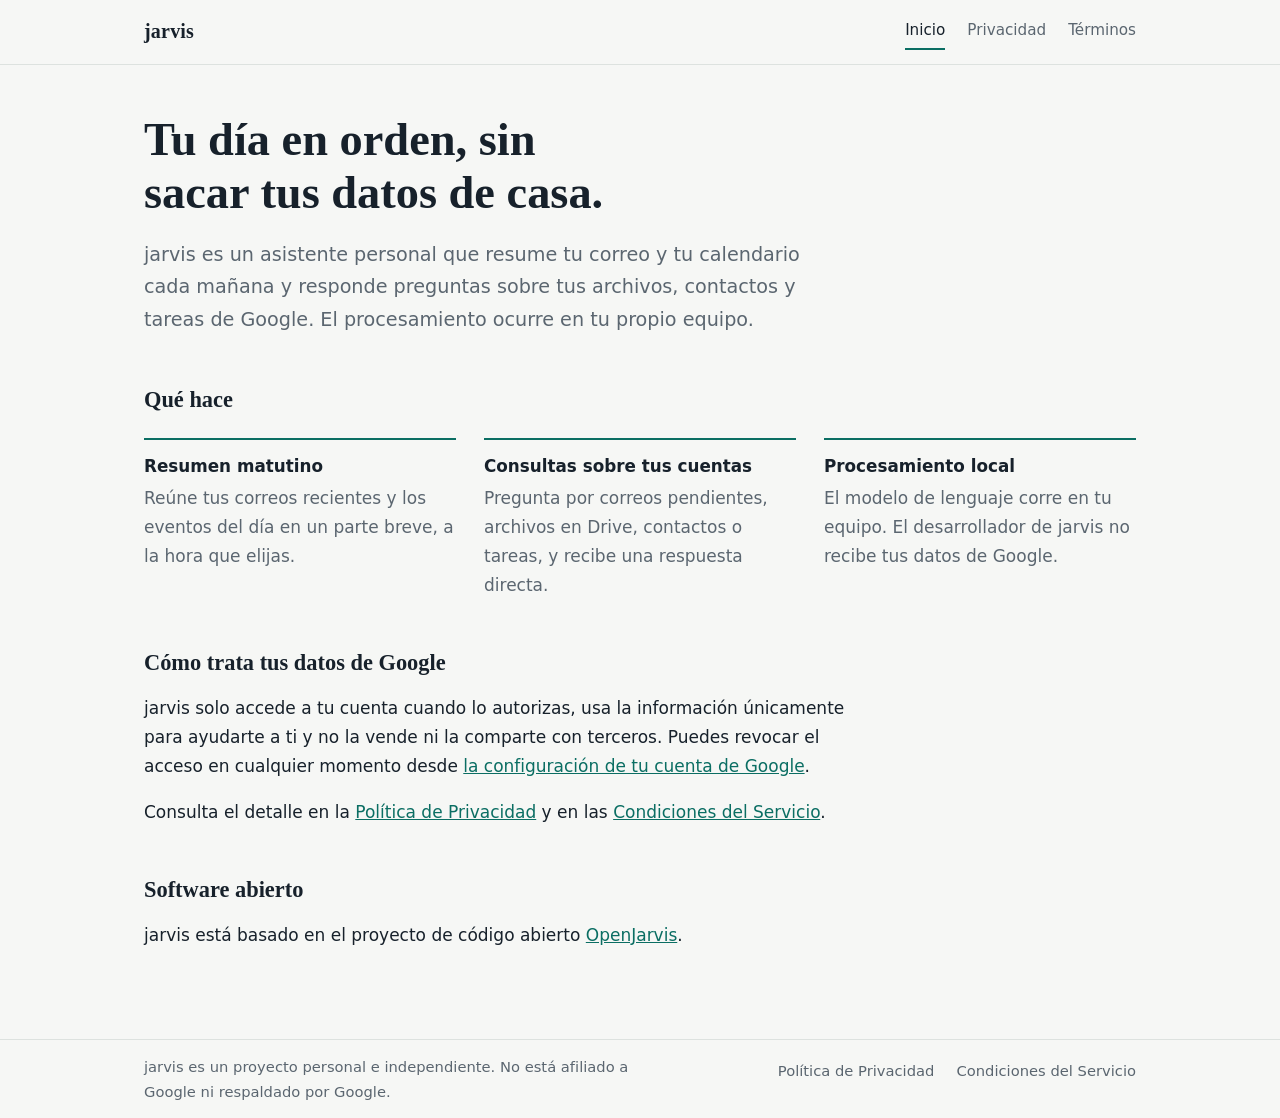
<file: index.html>
<!DOCTYPE html>
<html lang="es">
<head>
<meta charset="utf-8">
<meta name="viewport" content="width=device-width, initial-scale=1">
<title>jarvis · Asistente personal</title>
<meta name="description" content="jarvis es un asistente personal que resume tu día y responde sobre tu correo, calendario y archivos de Google, procesando todo en tu propio equipo.">
<link rel="stylesheet" href="style.css">
</head>
<body>
<header><div class="bar">
<a class="brand" href="index.html">jarvis</a>
<nav aria-label="Principal"><a href="index.html" aria-current="page">Inicio</a><a href="privacy.html">Privacidad</a><a href="terms.html">Términos</a></nav>
</div></header>
<main>
<h1>Tu día en orden, sin sacar tus datos de casa.</h1>
<p class="lead">jarvis es un asistente personal que resume tu correo y tu calendario cada mañana y responde preguntas sobre tus archivos, contactos y tareas de Google. El procesamiento ocurre en tu propio equipo.</p>

<h2>Qué hace</h2>
<div class="facts">
<div><h3>Resumen matutino</h3><p>Reúne tus correos recientes y los eventos del día en un parte breve, a la hora que elijas.</p></div>
<div><h3>Consultas sobre tus cuentas</h3><p>Pregunta por correos pendientes, archivos en Drive, contactos o tareas, y recibe una respuesta directa.</p></div>
<div><h3>Procesamiento local</h3><p>El modelo de lenguaje corre en tu equipo. El desarrollador de jarvis no recibe tus datos de Google.</p></div>
</div>

<h2>Cómo trata tus datos de Google</h2>
<p>jarvis solo accede a tu cuenta cuando lo autorizas, usa la información únicamente para ayudarte a ti y no la vende ni la comparte con terceros. Puedes revocar el acceso en cualquier momento desde <a href="https://myaccount.google.com/permissions">la configuración de tu cuenta de Google</a>.</p>
<p>Consulta el detalle en la <a href="privacy.html">Política de Privacidad</a> y en las <a href="terms.html">Condiciones del Servicio</a>.</p>

<h2>Software abierto</h2>
<p>jarvis está basado en el proyecto de código abierto <a href="https://github.com/open-jarvis/OpenJarvis">OpenJarvis</a>.</p>
</main>
<footer><div class="bar">
<p>jarvis es un proyecto personal e independiente. No está afiliado a Google ni respaldado por Google.</p>
<nav aria-label="Legal"><a href="privacy.html">Política de Privacidad</a><a href="terms.html">Condiciones del Servicio</a></nav>
</div></footer>
</body>
</html>
</file>
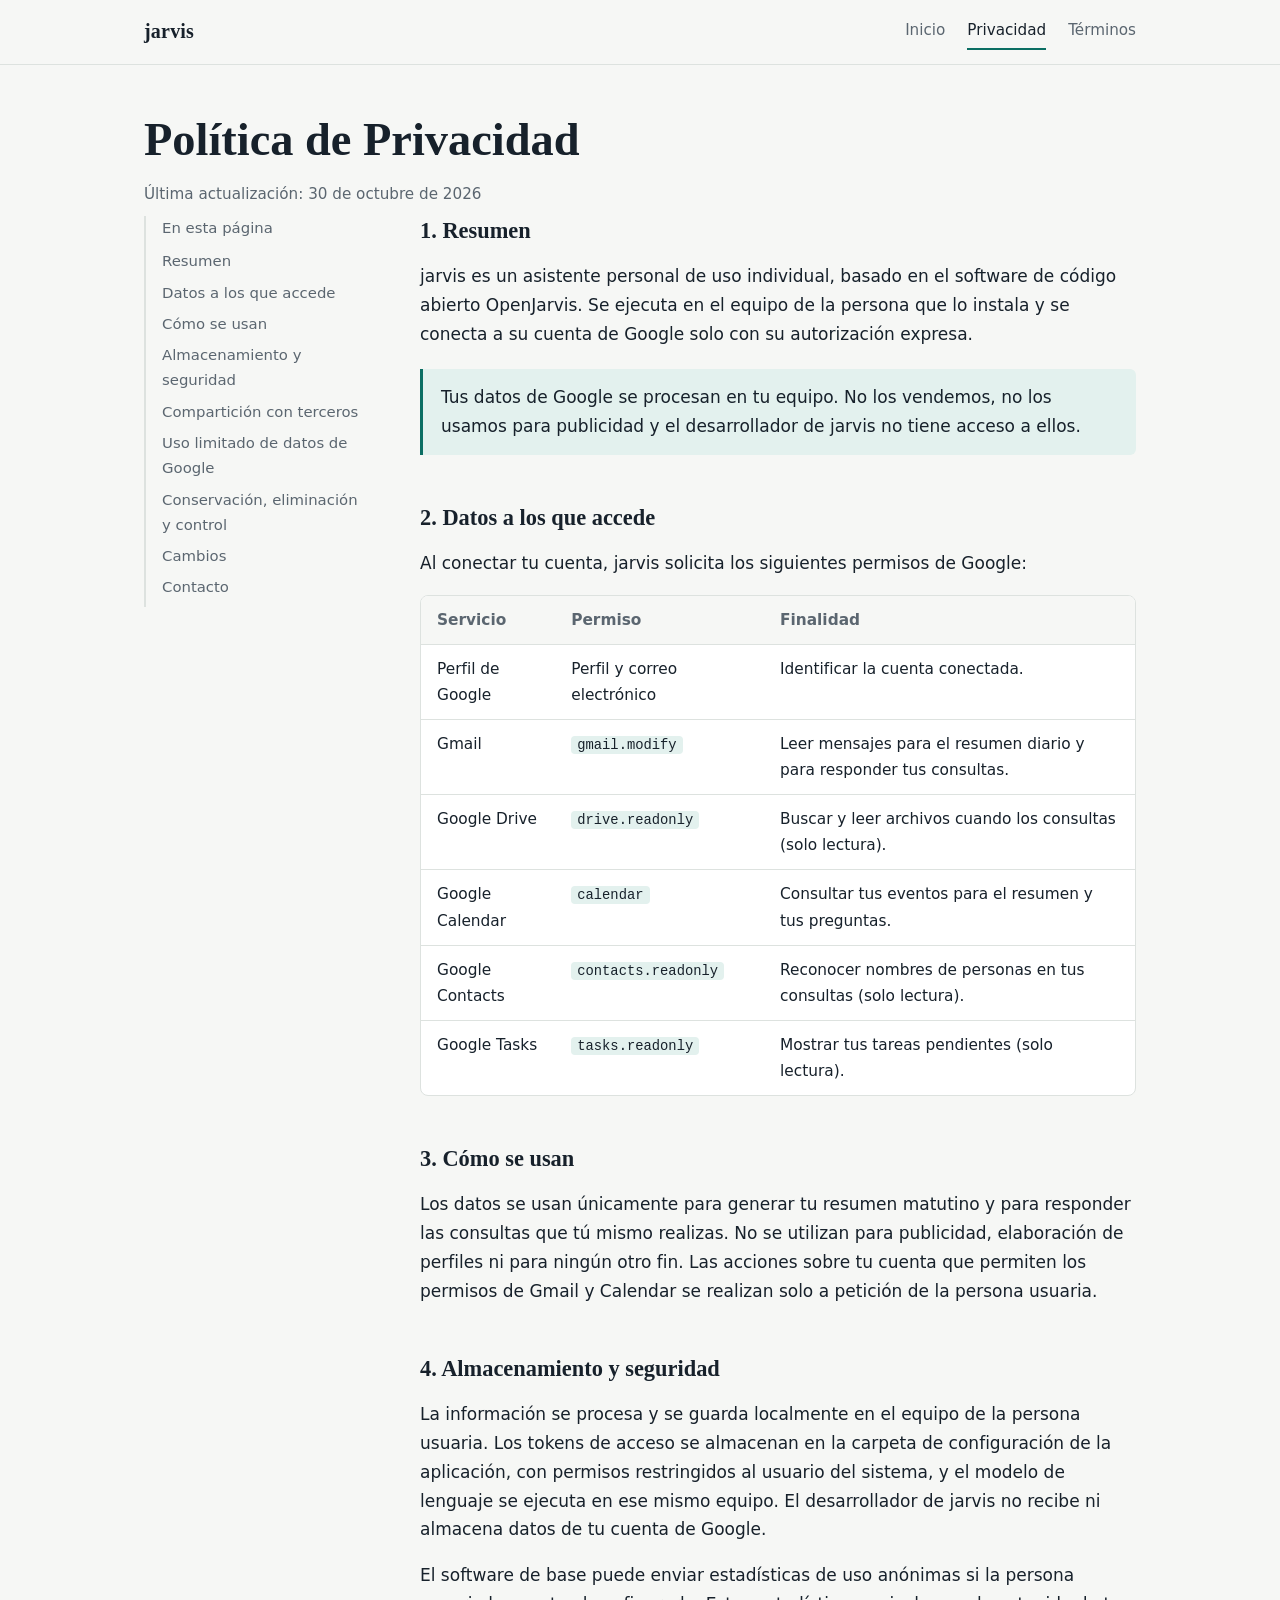
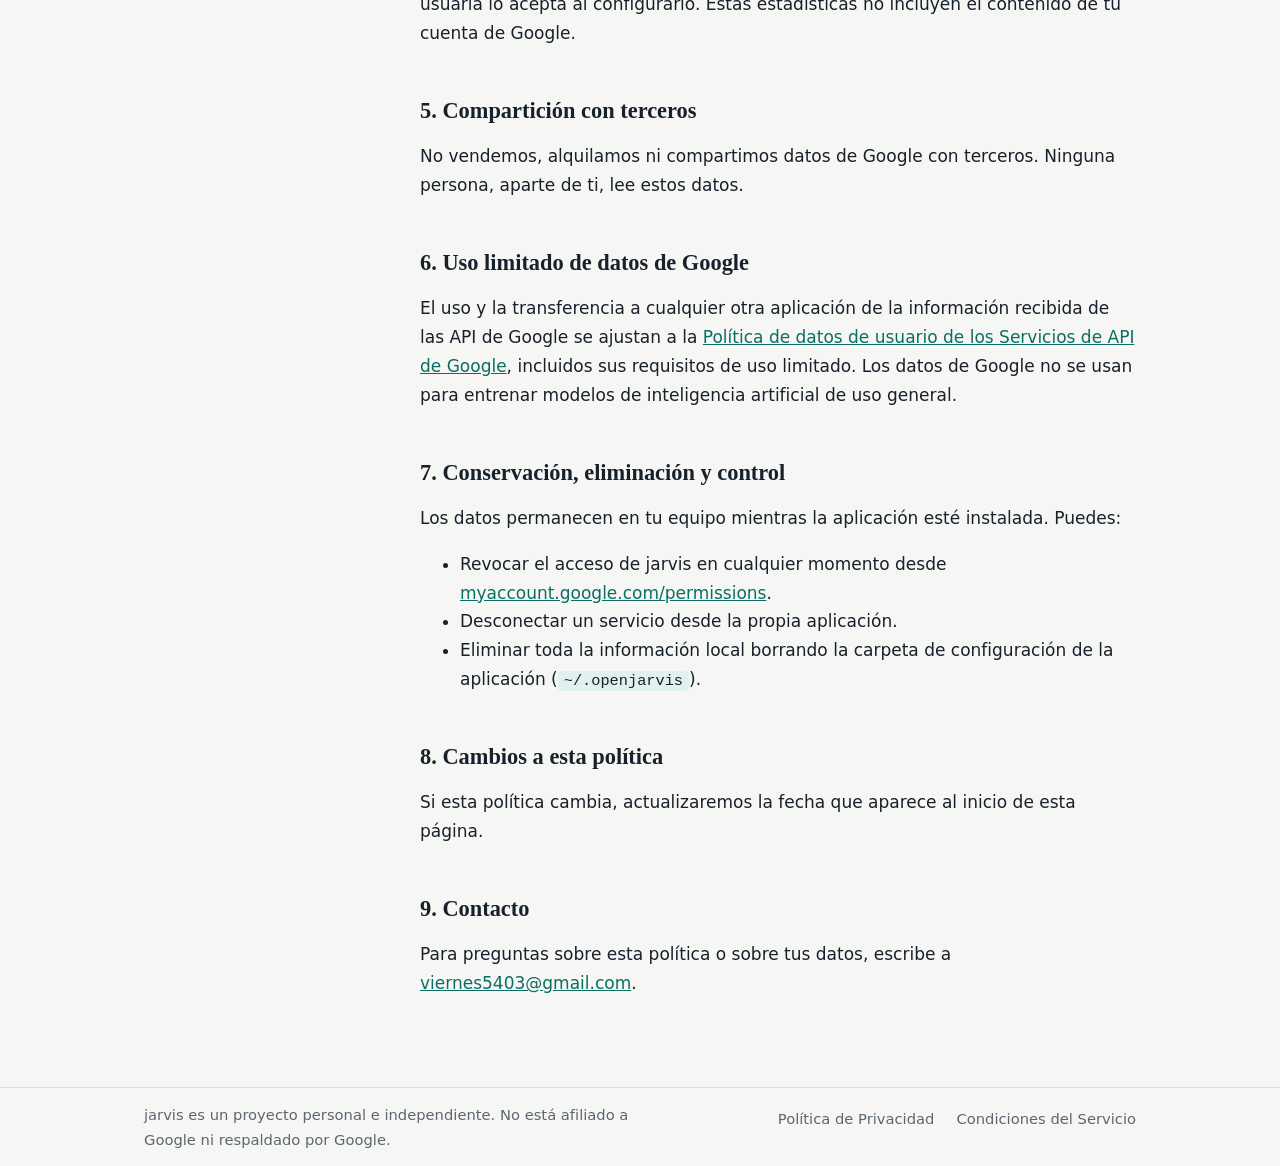
<file: privacy.html>
<!DOCTYPE html>
<html lang="es">
<head>
<meta charset="utf-8">
<meta name="viewport" content="width=device-width, initial-scale=1">
<title>Política de Privacidad · jarvis</title>
<meta name="description" content="Política de Privacidad de jarvis: qué datos de Google usa, para qué y cómo puedes controlarlos.">
<link rel="stylesheet" href="style.css">
</head>
<body>
<header><div class="bar">
<a class="brand" href="index.html">jarvis</a>
<nav aria-label="Principal"><a href="index.html">Inicio</a><a href="privacy.html" aria-current="page">Privacidad</a><a href="terms.html">Términos</a></nav>
</div></header>
<main>
<h1>Política de Privacidad</h1>
<p class="updated">Última actualización: 30 de octubre de 2026</p>
<div class="layout">
<aside class="toc" aria-label="Contenido"><p>En esta página</p><ol>
<li><a href="#resumen">Resumen</a></li>
<li><a href="#datos">Datos a los que accede</a></li>
<li><a href="#uso">Cómo se usan</a></li>
<li><a href="#almacenamiento">Almacenamiento y seguridad</a></li>
<li><a href="#terceros">Compartición con terceros</a></li>
<li><a href="#uso-limitado">Uso limitado de datos de Google</a></li>
<li><a href="#control">Conservación, eliminación y control</a></li>
<li><a href="#cambios">Cambios</a></li>
<li><a href="#contacto">Contacto</a></li>
</ol></aside>
<article>
<h2 id="resumen">1. Resumen</h2>
<p>jarvis es un asistente personal de uso individual, basado en el software de código abierto OpenJarvis. Se ejecuta en el equipo de la persona que lo instala y se conecta a su cuenta de Google solo con su autorización expresa.</p>
<div class="note"><p>Tus datos de Google se procesan en tu equipo. No los vendemos, no los usamos para publicidad y el desarrollador de jarvis no tiene acceso a ellos.</p></div>

<h2 id="datos">2. Datos a los que accede</h2>
<p>Al conectar tu cuenta, jarvis solicita los siguientes permisos de Google:</p>
<div class="tablewrap"><table>
<thead><tr><th>Servicio</th><th>Permiso</th><th>Finalidad</th></tr></thead>
<tbody>
<tr><td>Perfil de Google</td><td>Perfil y correo electrónico</td><td>Identificar la cuenta conectada.</td></tr>
<tr><td>Gmail</td><td><code>gmail.modify</code></td><td>Leer mensajes para el resumen diario y para responder tus consultas.</td></tr>
<tr><td>Google Drive</td><td><code>drive.readonly</code></td><td>Buscar y leer archivos cuando los consultas (solo lectura).</td></tr>
<tr><td>Google Calendar</td><td><code>calendar</code></td><td>Consultar tus eventos para el resumen y tus preguntas.</td></tr>
<tr><td>Google Contacts</td><td><code>contacts.readonly</code></td><td>Reconocer nombres de personas en tus consultas (solo lectura).</td></tr>
<tr><td>Google Tasks</td><td><code>tasks.readonly</code></td><td>Mostrar tus tareas pendientes (solo lectura).</td></tr>
</tbody></table></div>

<h2 id="uso">3. Cómo se usan</h2>
<p>Los datos se usan únicamente para generar tu resumen matutino y para responder las consultas que tú mismo realizas. No se utilizan para publicidad, elaboración de perfiles ni para ningún otro fin. Las acciones sobre tu cuenta que permiten los permisos de Gmail y Calendar se realizan solo a petición de la persona usuaria.</p>

<h2 id="almacenamiento">4. Almacenamiento y seguridad</h2>
<p>La información se procesa y se guarda localmente en el equipo de la persona usuaria. Los tokens de acceso se almacenan en la carpeta de configuración de la aplicación, con permisos restringidos al usuario del sistema, y el modelo de lenguaje se ejecuta en ese mismo equipo. El desarrollador de jarvis no recibe ni almacena datos de tu cuenta de Google.</p>
<p>El software de base puede enviar estadísticas de uso anónimas si la persona usuaria lo acepta al configurarlo. Estas estadísticas no incluyen el contenido de tu cuenta de Google.</p>

<h2 id="terceros">5. Compartición con terceros</h2>
<p>No vendemos, alquilamos ni compartimos datos de Google con terceros. Ninguna persona, aparte de ti, lee estos datos.</p>

<h2 id="uso-limitado">6. Uso limitado de datos de Google</h2>
<p>El uso y la transferencia a cualquier otra aplicación de la información recibida de las API de Google se ajustan a la <a href="https://developers.google.com/terms/api-services-user-data-policy">Política de datos de usuario de los Servicios de API de Google</a>, incluidos sus requisitos de uso limitado. Los datos de Google no se usan para entrenar modelos de inteligencia artificial de uso general.</p>

<h2 id="control">7. Conservación, eliminación y control</h2>
<p>Los datos permanecen en tu equipo mientras la aplicación esté instalada. Puedes:</p>
<ul>
<li>Revocar el acceso de jarvis en cualquier momento desde <a href="https://myaccount.google.com/permissions">myaccount.google.com/permissions</a>.</li>
<li>Desconectar un servicio desde la propia aplicación.</li>
<li>Eliminar toda la información local borrando la carpeta de configuración de la aplicación (<code>~/.openjarvis</code>).</li>
</ul>

<h2 id="cambios">8. Cambios a esta política</h2>
<p>Si esta política cambia, actualizaremos la fecha que aparece al inicio de esta página.</p>

<h2 id="contacto">9. Contacto</h2>
<p>Para preguntas sobre esta política o sobre tus datos, escribe a <a href="mailto:viernes5403@gmail.com">viernes5403@gmail.com</a>.</p>
</article>
</div>
</main>
<footer><div class="bar">
<p>jarvis es un proyecto personal e independiente. No está afiliado a Google ni respaldado por Google.</p>
<nav aria-label="Legal"><a href="privacy.html">Política de Privacidad</a><a href="terms.html">Condiciones del Servicio</a></nav>
</div></footer>
</body>
</html>
</file>
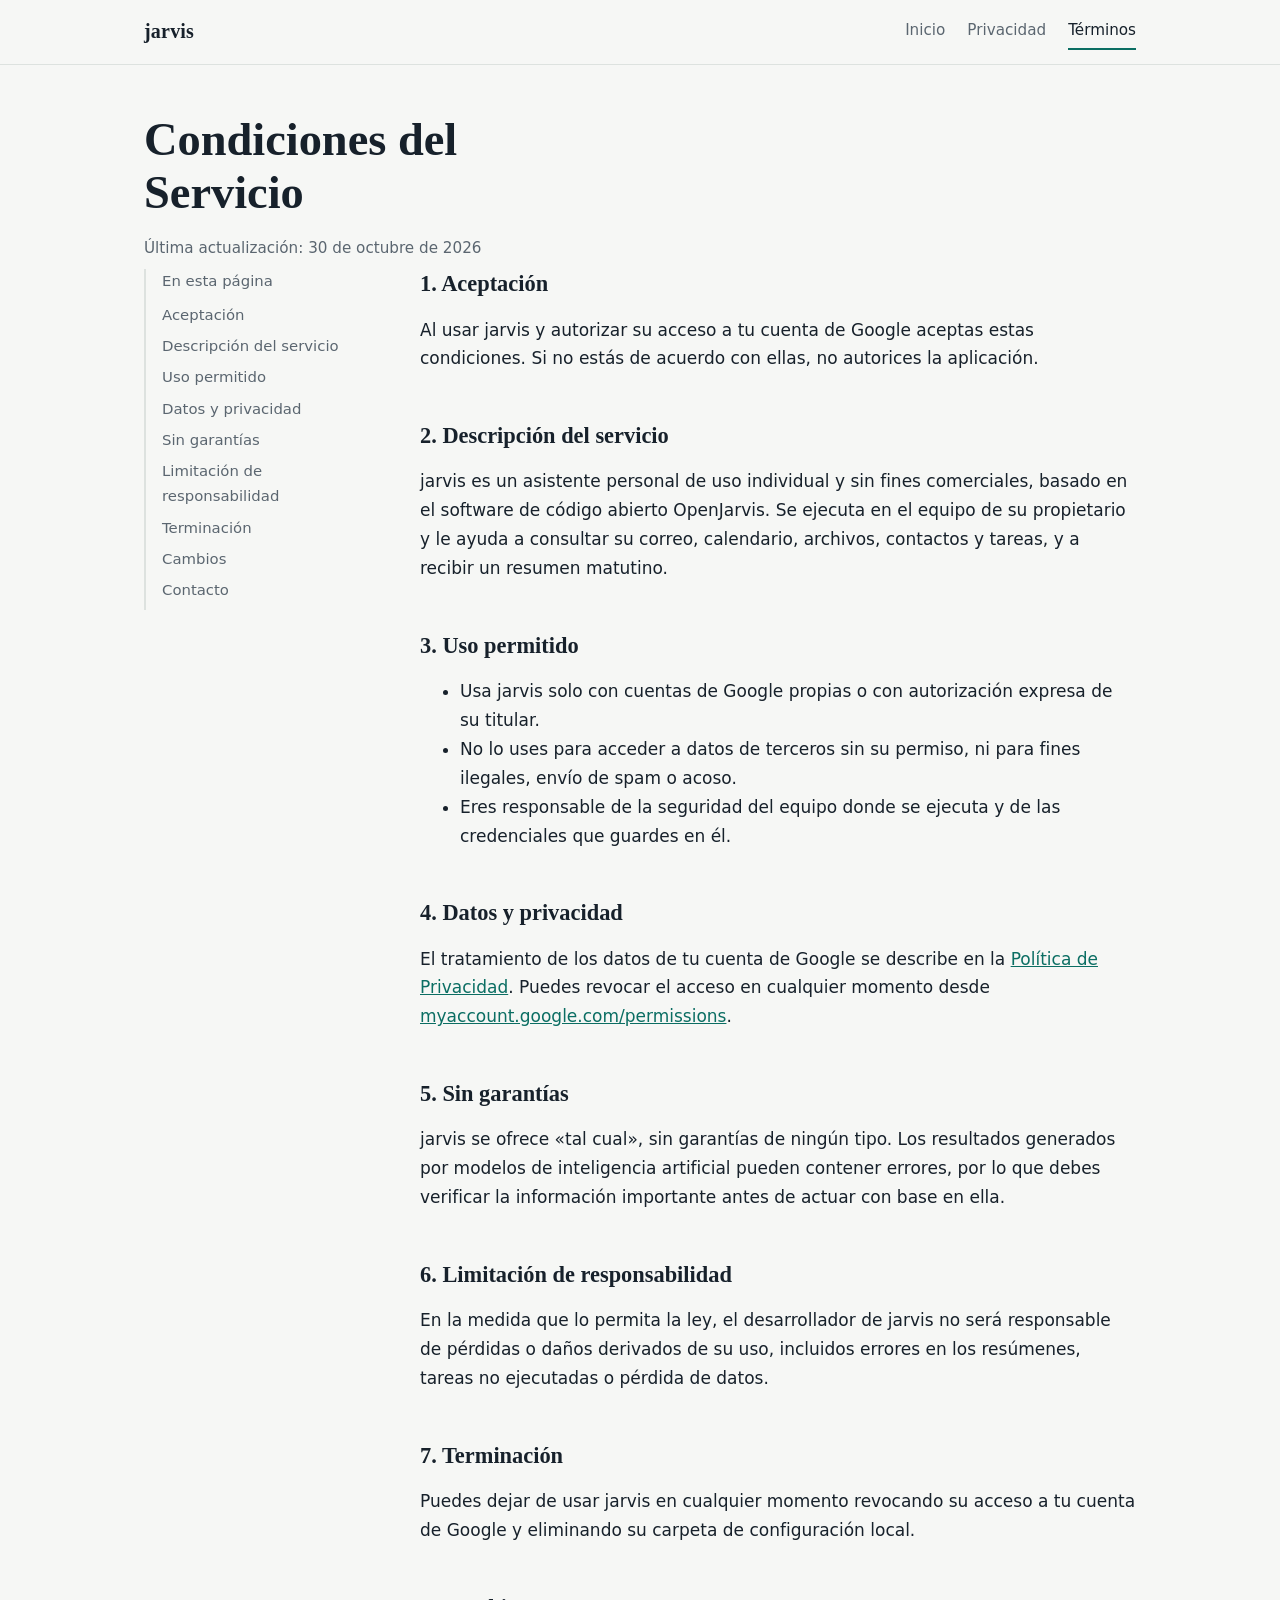
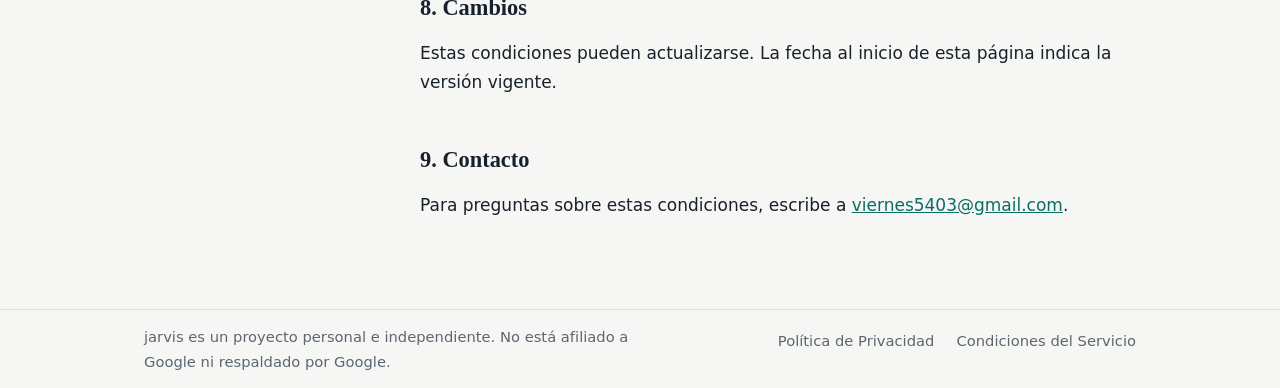
<file: terms.html>
<!DOCTYPE html>
<html lang="es">
<head>
<meta charset="utf-8">
<meta name="viewport" content="width=device-width, initial-scale=1">
<title>Condiciones del Servicio · jarvis</title>
<meta name="description" content="Condiciones del Servicio de jarvis, asistente personal de uso individual.">
<link rel="stylesheet" href="style.css">
</head>
<body>
<header><div class="bar">
<a class="brand" href="index.html">jarvis</a>
<nav aria-label="Principal"><a href="index.html">Inicio</a><a href="privacy.html">Privacidad</a><a href="terms.html" aria-current="page">Términos</a></nav>
</div></header>
<main>
<h1>Condiciones del Servicio</h1>
<p class="updated">Última actualización: 30 de octubre de 2026</p>
<div class="layout">
<aside class="toc" aria-label="Contenido"><p>En esta página</p><ol>
<li><a href="#aceptacion">Aceptación</a></li>
<li><a href="#servicio">Descripción del servicio</a></li>
<li><a href="#uso">Uso permitido</a></li>
<li><a href="#datos">Datos y privacidad</a></li>
<li><a href="#garantias">Sin garantías</a></li>
<li><a href="#responsabilidad">Limitación de responsabilidad</a></li>
<li><a href="#terminacion">Terminación</a></li>
<li><a href="#cambios">Cambios</a></li>
<li><a href="#contacto">Contacto</a></li>
</ol></aside>
<article>
<h2 id="aceptacion">1. Aceptación</h2>
<p>Al usar jarvis y autorizar su acceso a tu cuenta de Google aceptas estas condiciones. Si no estás de acuerdo con ellas, no autorices la aplicación.</p>

<h2 id="servicio">2. Descripción del servicio</h2>
<p>jarvis es un asistente personal de uso individual y sin fines comerciales, basado en el software de código abierto OpenJarvis. Se ejecuta en el equipo de su propietario y le ayuda a consultar su correo, calendario, archivos, contactos y tareas, y a recibir un resumen matutino.</p>

<h2 id="uso">3. Uso permitido</h2>
<ul>
<li>Usa jarvis solo con cuentas de Google propias o con autorización expresa de su titular.</li>
<li>No lo uses para acceder a datos de terceros sin su permiso, ni para fines ilegales, envío de spam o acoso.</li>
<li>Eres responsable de la seguridad del equipo donde se ejecuta y de las credenciales que guardes en él.</li>
</ul>

<h2 id="datos">4. Datos y privacidad</h2>
<p>El tratamiento de los datos de tu cuenta de Google se describe en la <a href="privacy.html">Política de Privacidad</a>. Puedes revocar el acceso en cualquier momento desde <a href="https://myaccount.google.com/permissions">myaccount.google.com/permissions</a>.</p>

<h2 id="garantias">5. Sin garantías</h2>
<p>jarvis se ofrece «tal cual», sin garantías de ningún tipo. Los resultados generados por modelos de inteligencia artificial pueden contener errores, por lo que debes verificar la información importante antes de actuar con base en ella.</p>

<h2 id="responsabilidad">6. Limitación de responsabilidad</h2>
<p>En la medida que lo permita la ley, el desarrollador de jarvis no será responsable de pérdidas o daños derivados de su uso, incluidos errores en los resúmenes, tareas no ejecutadas o pérdida de datos.</p>

<h2 id="terminacion">7. Terminación</h2>
<p>Puedes dejar de usar jarvis en cualquier momento revocando su acceso a tu cuenta de Google y eliminando su carpeta de configuración local.</p>

<h2 id="cambios">8. Cambios</h2>
<p>Estas condiciones pueden actualizarse. La fecha al inicio de esta página indica la versión vigente.</p>

<h2 id="contacto">9. Contacto</h2>
<p>Para preguntas sobre estas condiciones, escribe a <a href="mailto:viernes5403@gmail.com">viernes5403@gmail.com</a>.</p>
</article>
</div>
</main>
<footer><div class="bar">
<p>jarvis es un proyecto personal e independiente. No está afiliado a Google ni respaldado por Google.</p>
<nav aria-label="Legal"><a href="privacy.html">Política de Privacidad</a><a href="terms.html">Condiciones del Servicio</a></nav>
</div></footer>
</body>
</html>
</file>
<file: style.css>
:root{--bg:#f6f7f5;--surface:#ffffff;--ink:#17212b;--mut:#5b6670;--line:#dde2df;--ac:#0b6e63;--ac-soft:#e3f1ee;color-scheme:light dark}
@media (prefers-color-scheme:dark){:root{--bg:#0f1519;--surface:#161e24;--ink:#e6ebee;--mut:#9aa7b0;--line:#26323a;--ac:#5cc8b8;--ac-soft:#12302c}}
*{box-sizing:border-box}
html{scroll-behavior:smooth;scroll-padding-top:88px}
body{margin:0;background:var(--bg);color:var(--ink);font:17px/1.7 system-ui,-apple-system,"Segoe UI",Roboto,"Helvetica Neue",sans-serif;-webkit-font-smoothing:antialiased}
a{color:var(--ac)}
a:focus-visible{outline:2px solid var(--ac);outline-offset:3px;border-radius:2px}
header{position:sticky;top:0;z-index:5;background:var(--bg);border-bottom:1px solid var(--line)}
.bar{max-width:1040px;margin:0 auto;padding:14px 24px;display:flex;align-items:center;justify-content:space-between;gap:16px;flex-wrap:wrap}
.brand{font:700 1.25rem Georgia,"Times New Roman",serif;color:var(--ink);text-decoration:none;letter-spacing:.01em}
nav{display:flex;gap:22px;font-size:.95rem}
nav a{color:var(--mut);text-decoration:none;padding:4px 0;border-bottom:2px solid transparent}
nav a[aria-current="page"]{color:var(--ink);border-color:var(--ac)}
nav a:hover{color:var(--ink)}
main{max-width:1040px;margin:0 auto;padding:48px 24px 72px}
h1{font:700 clamp(2rem,4.5vw,2.9rem)/1.15 Georgia,"Times New Roman",serif;margin:0 0 16px;max-width:20ch}
h2{font:700 1.4rem/1.3 Georgia,"Times New Roman",serif;margin:48px 0 12px}
h3{font-size:1.05rem;margin:24px 0 6px}
p,li{max-width:68ch}
.lead{font-size:1.2rem;color:var(--mut);max-width:56ch}
.updated{color:var(--mut);font-size:.95rem;margin:0 0 8px}
.layout{display:grid;grid-template-columns:220px minmax(0,1fr);gap:56px;align-items:start}
.toc{position:sticky;top:96px;font-size:.93rem;border-left:2px solid var(--line);padding-left:16px}
.toc p{margin:0 0 8px;color:var(--mut)}
.toc ol{margin:0;padding:0;list-style:none}
.toc li{margin:6px 0}
.toc a{color:var(--mut);text-decoration:none}
.toc a:hover{color:var(--ac)}
article h2:first-child{margin-top:0}
.note{background:var(--ac-soft);border-left:3px solid var(--ac);padding:14px 18px;border-radius:0 6px 6px 0;margin:20px 0;max-width:68ch}
.note p{margin:0}
.tablewrap{overflow-x:auto;margin:16px 0;border:1px solid var(--line);border-radius:8px;background:var(--surface)}
table{border-collapse:collapse;width:100%;min-width:520px;font-size:.96rem}
th,td{text-align:left;padding:11px 16px;border-bottom:1px solid var(--line);vertical-align:top}
th{font-weight:600;color:var(--mut);background:var(--bg)}
tr:last-child td{border-bottom:0}
code{font:.9em ui-monospace,SFMono-Regular,Menlo,Consolas,monospace;background:var(--ac-soft);padding:1px 6px;border-radius:4px}
.facts{display:grid;grid-template-columns:repeat(auto-fit,minmax(240px,1fr));gap:28px;margin:24px 0}
.facts div{border-top:2px solid var(--ac);padding-top:12px}
.facts h3{margin:0 0 4px}
.facts p{margin:0;color:var(--mut)}
footer{border-top:1px solid var(--line);color:var(--mut);font-size:.92rem}
footer .bar{align-items:flex-start}
footer p{margin:0;max-width:52ch}
footer nav{font-size:.92rem}
@media (max-width:820px){.layout{grid-template-columns:1fr;gap:24px}.toc{position:static}main{padding-top:32px}}
@media (prefers-reduced-motion:reduce){html{scroll-behavior:auto}}
</file>
